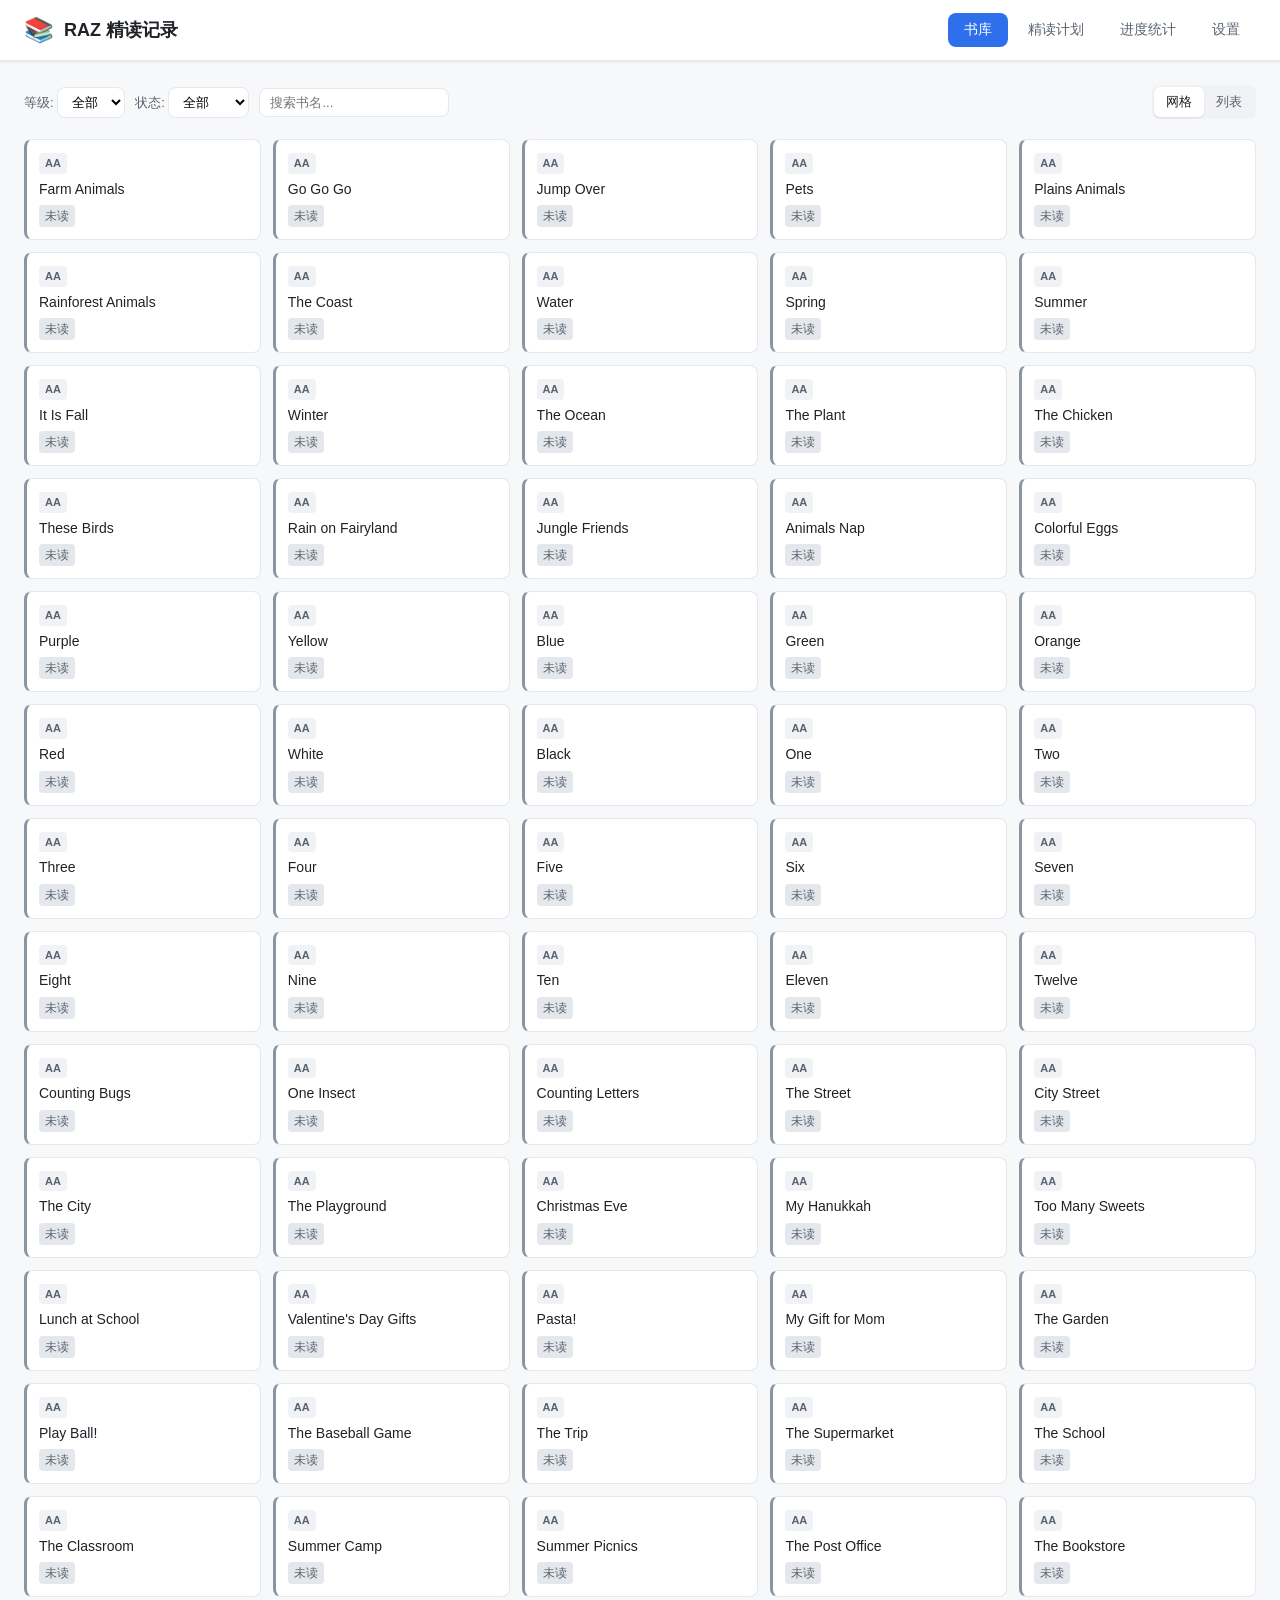
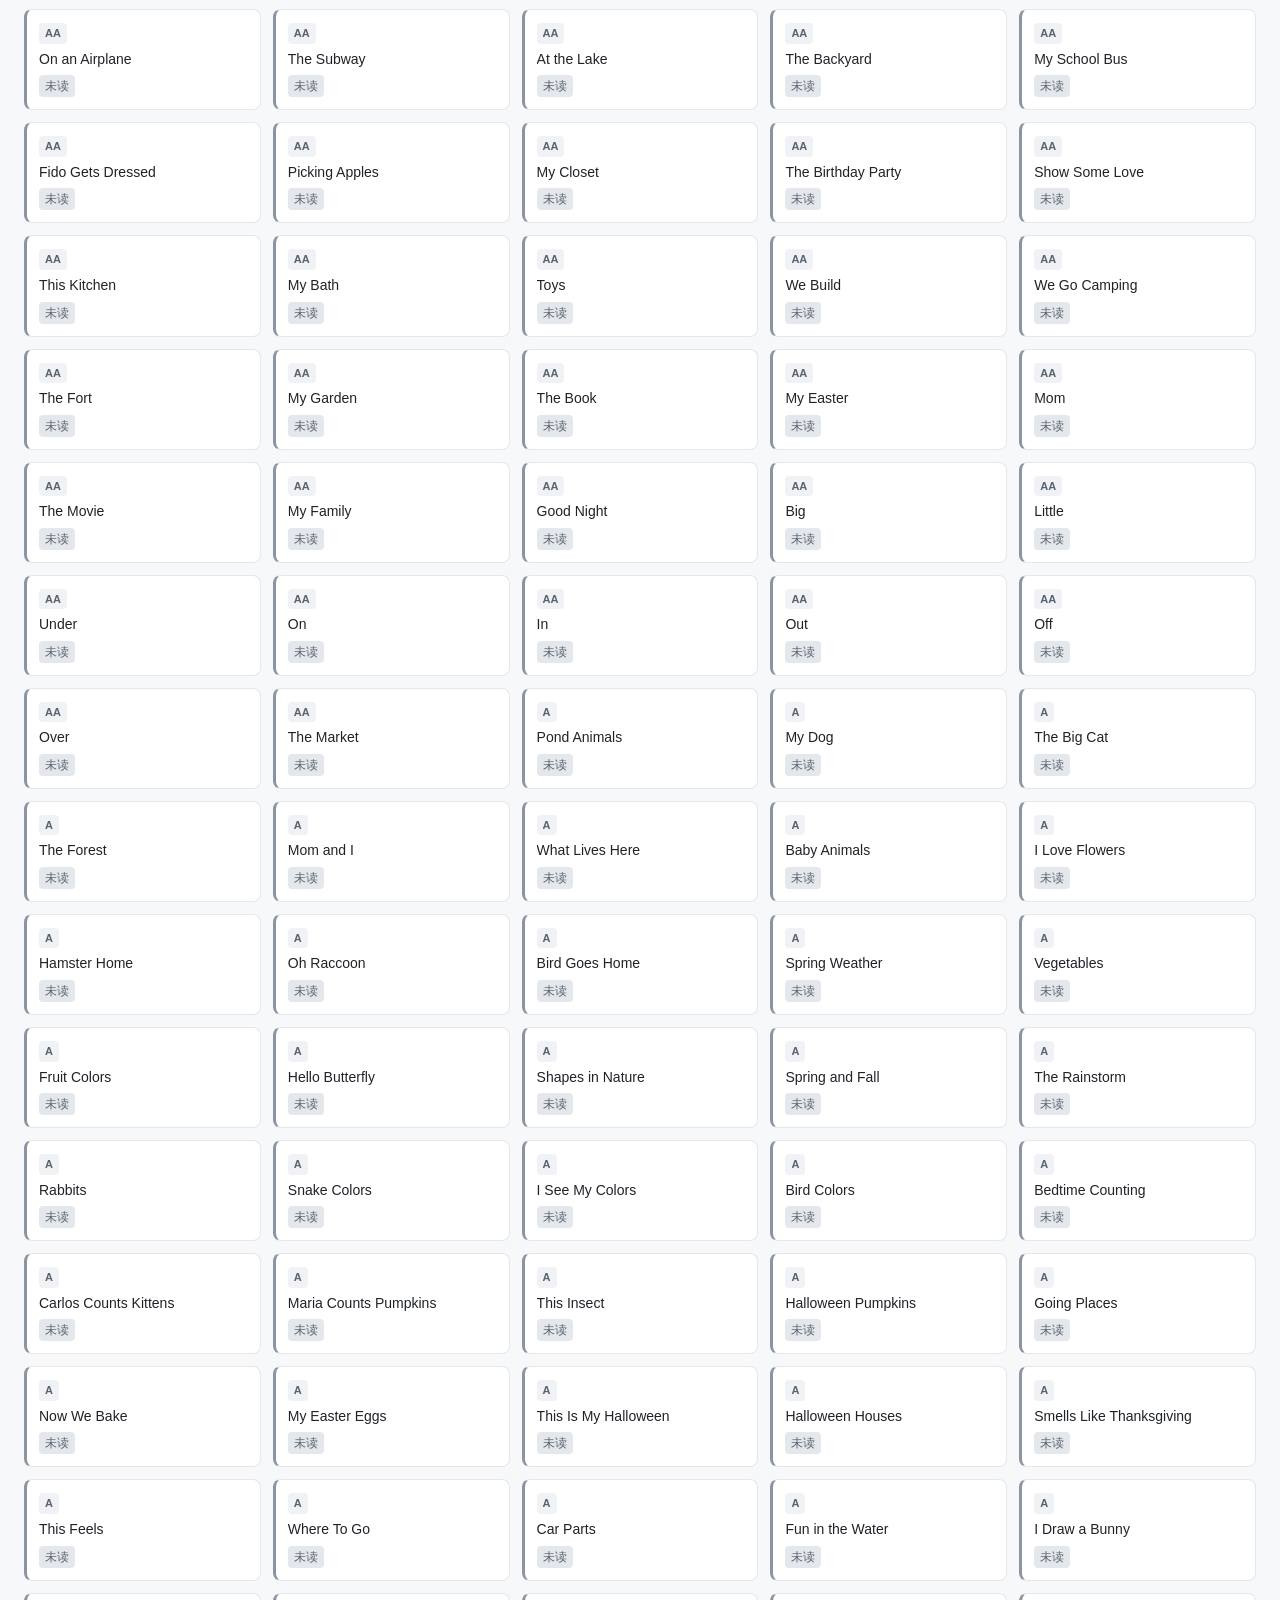
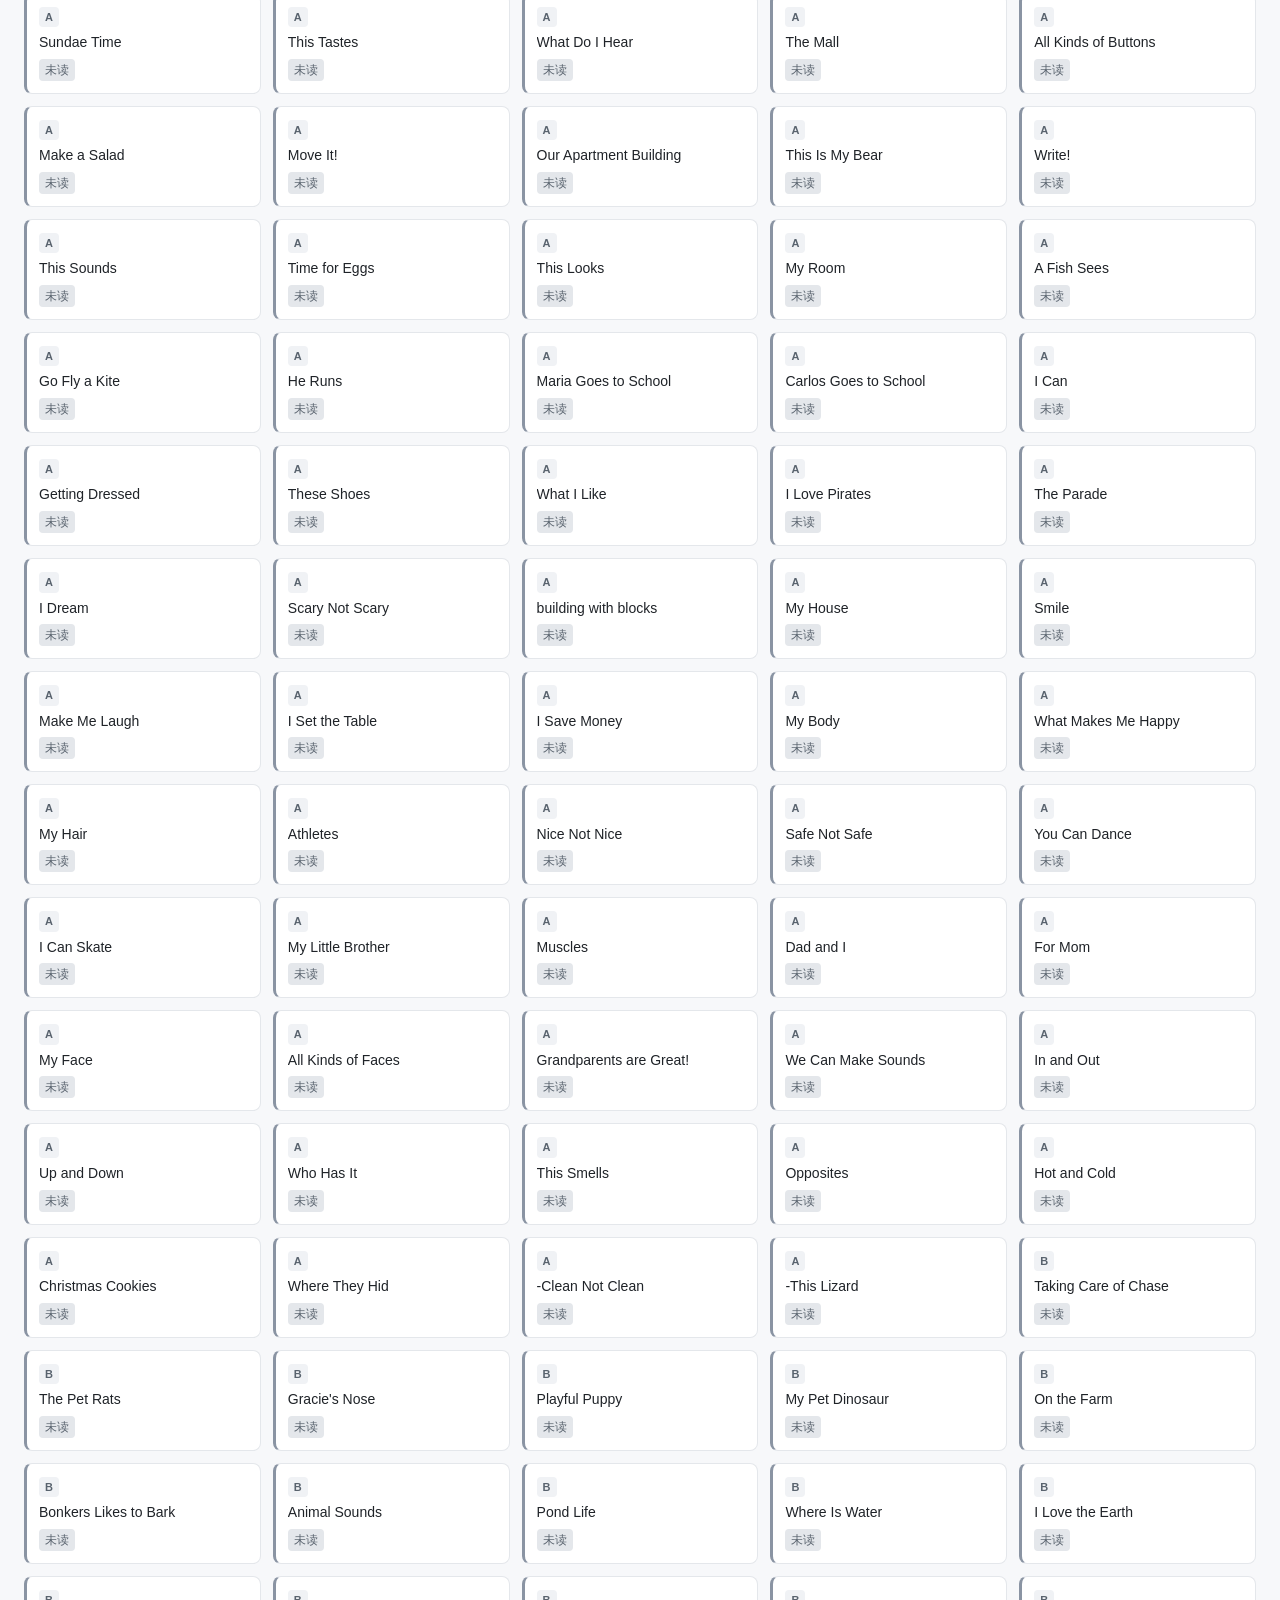
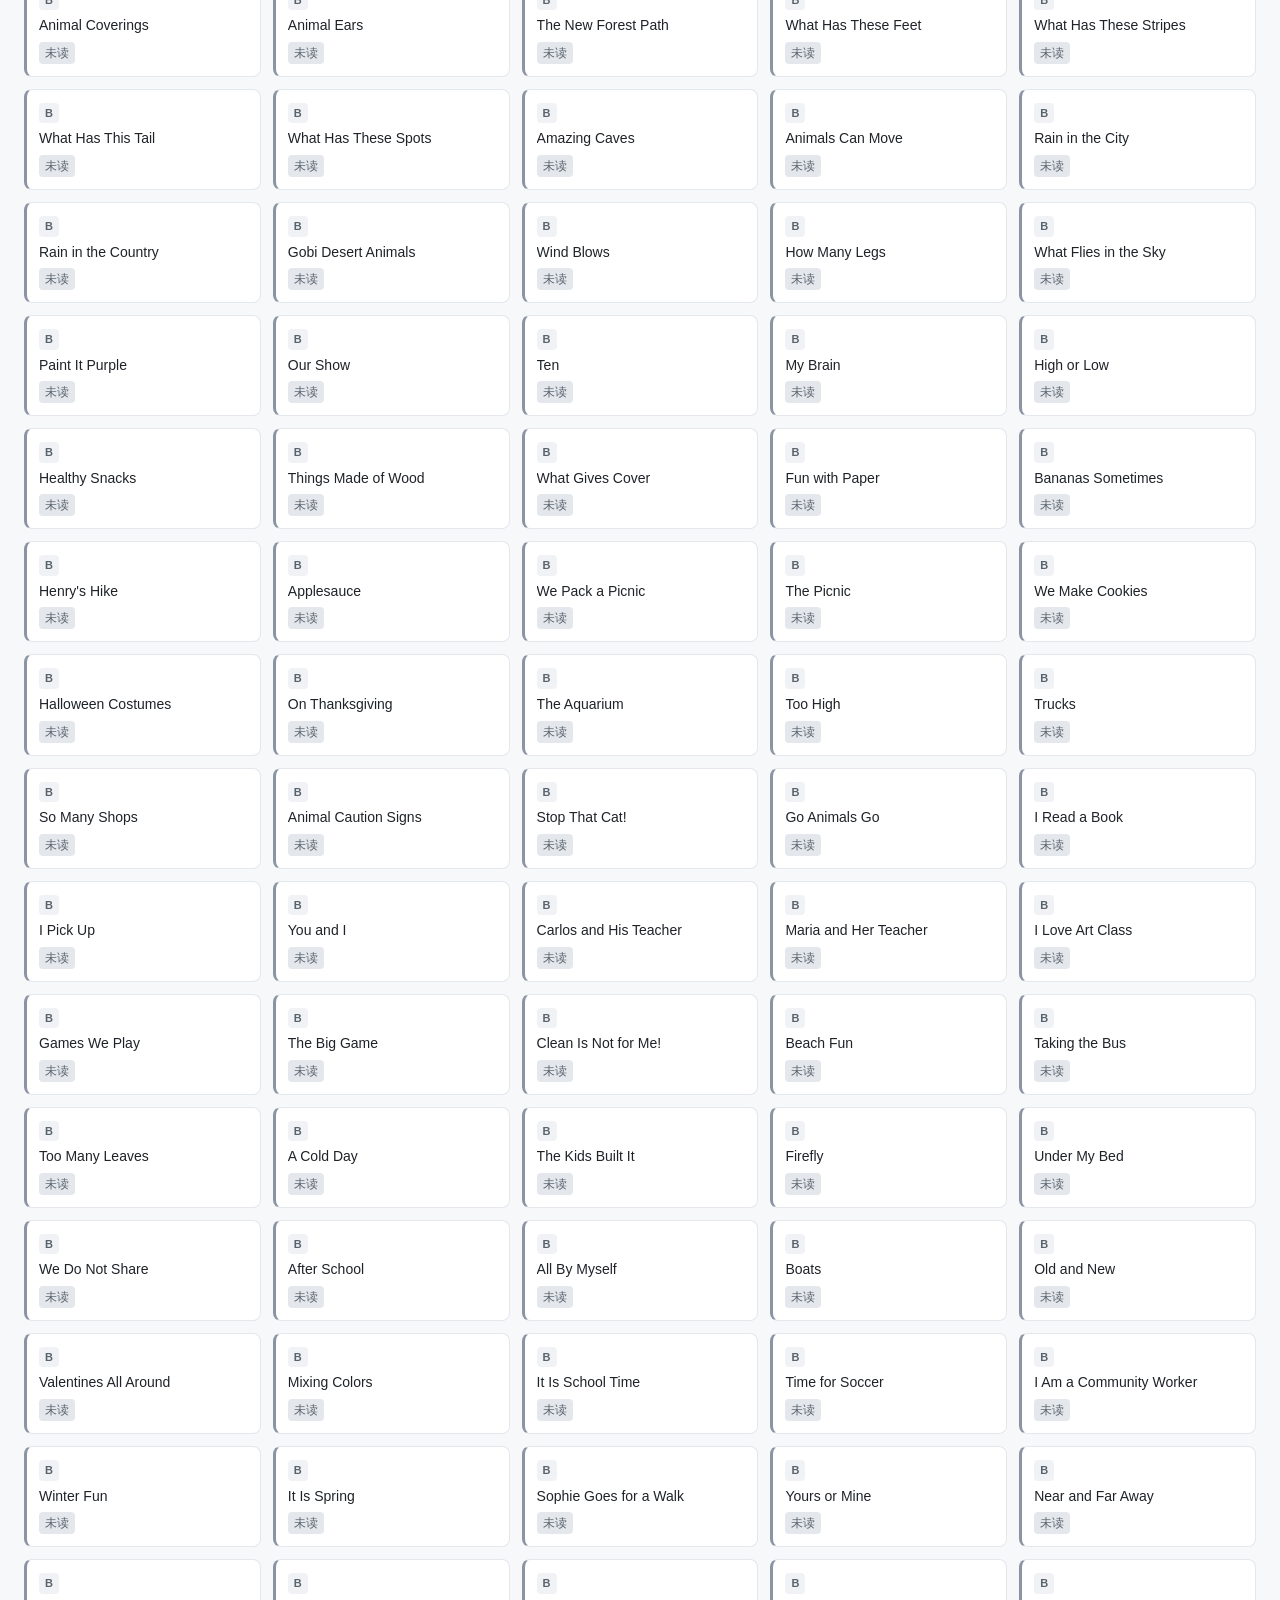
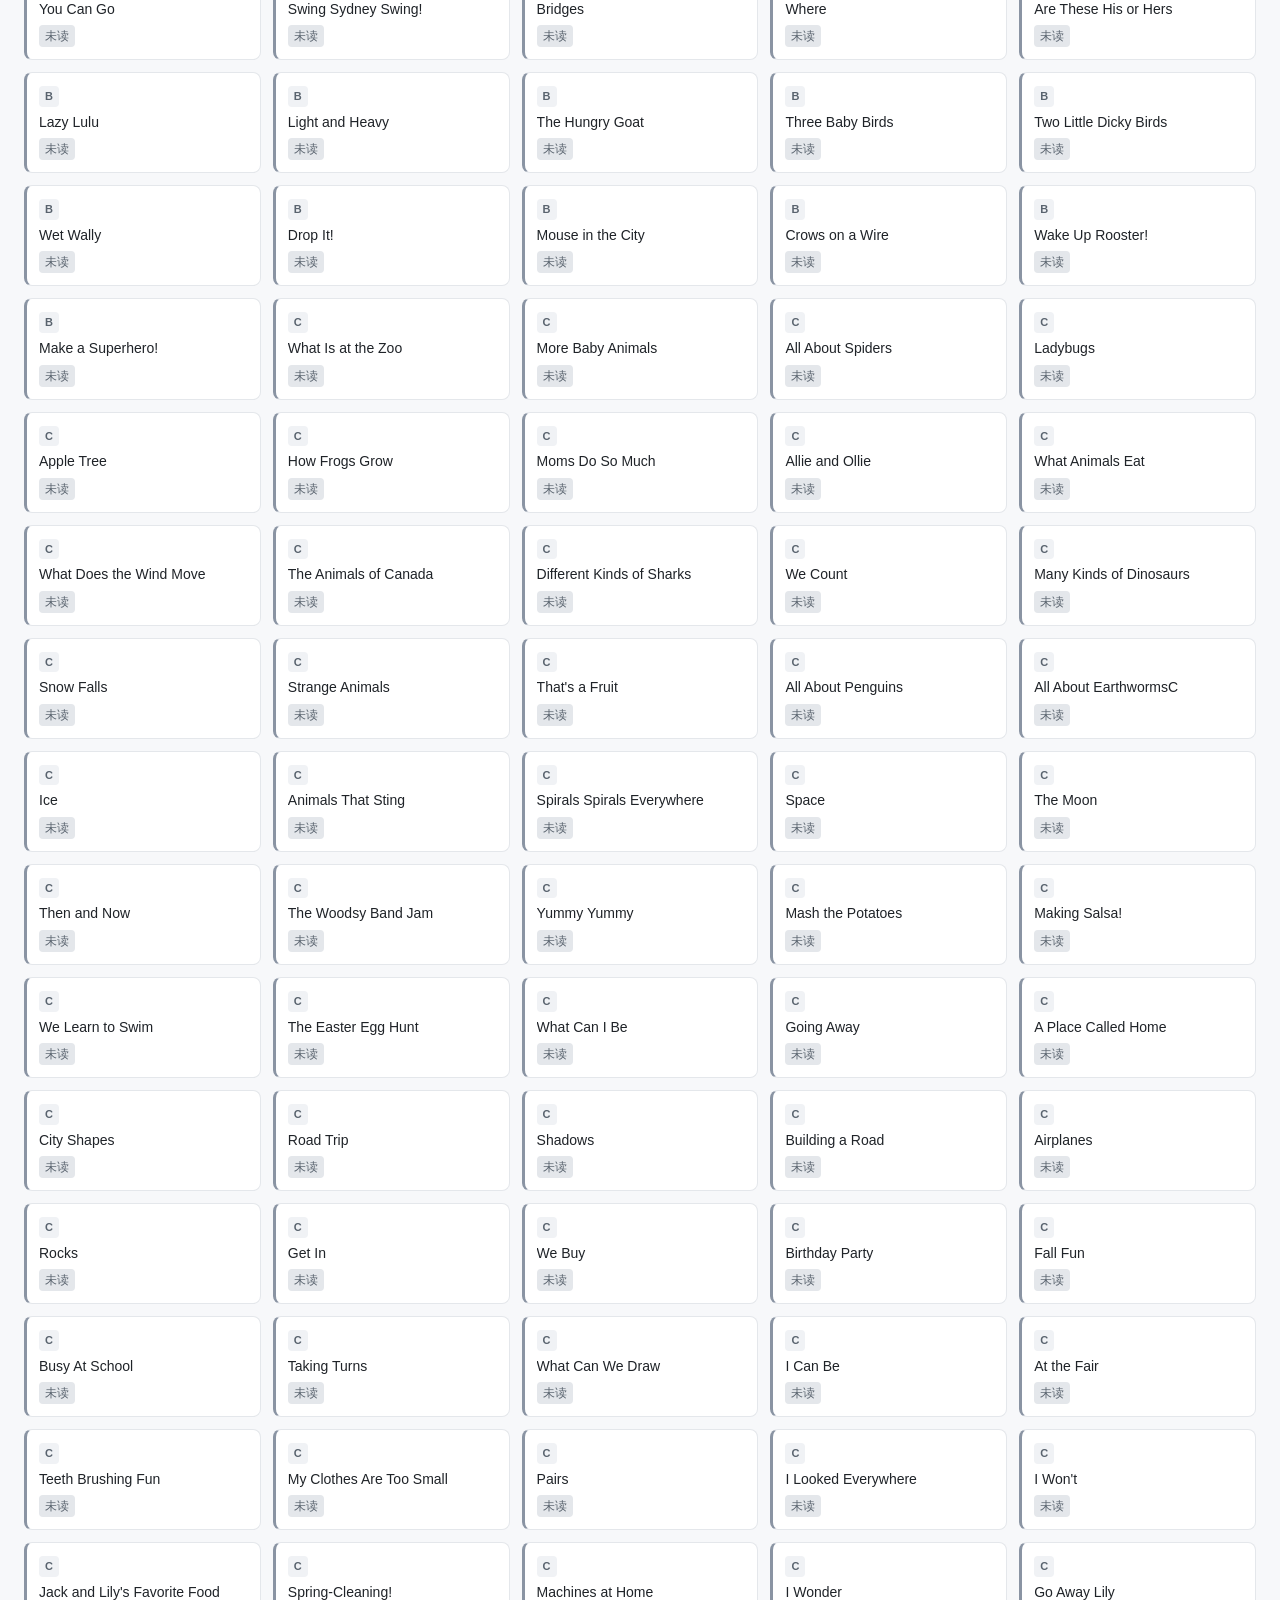
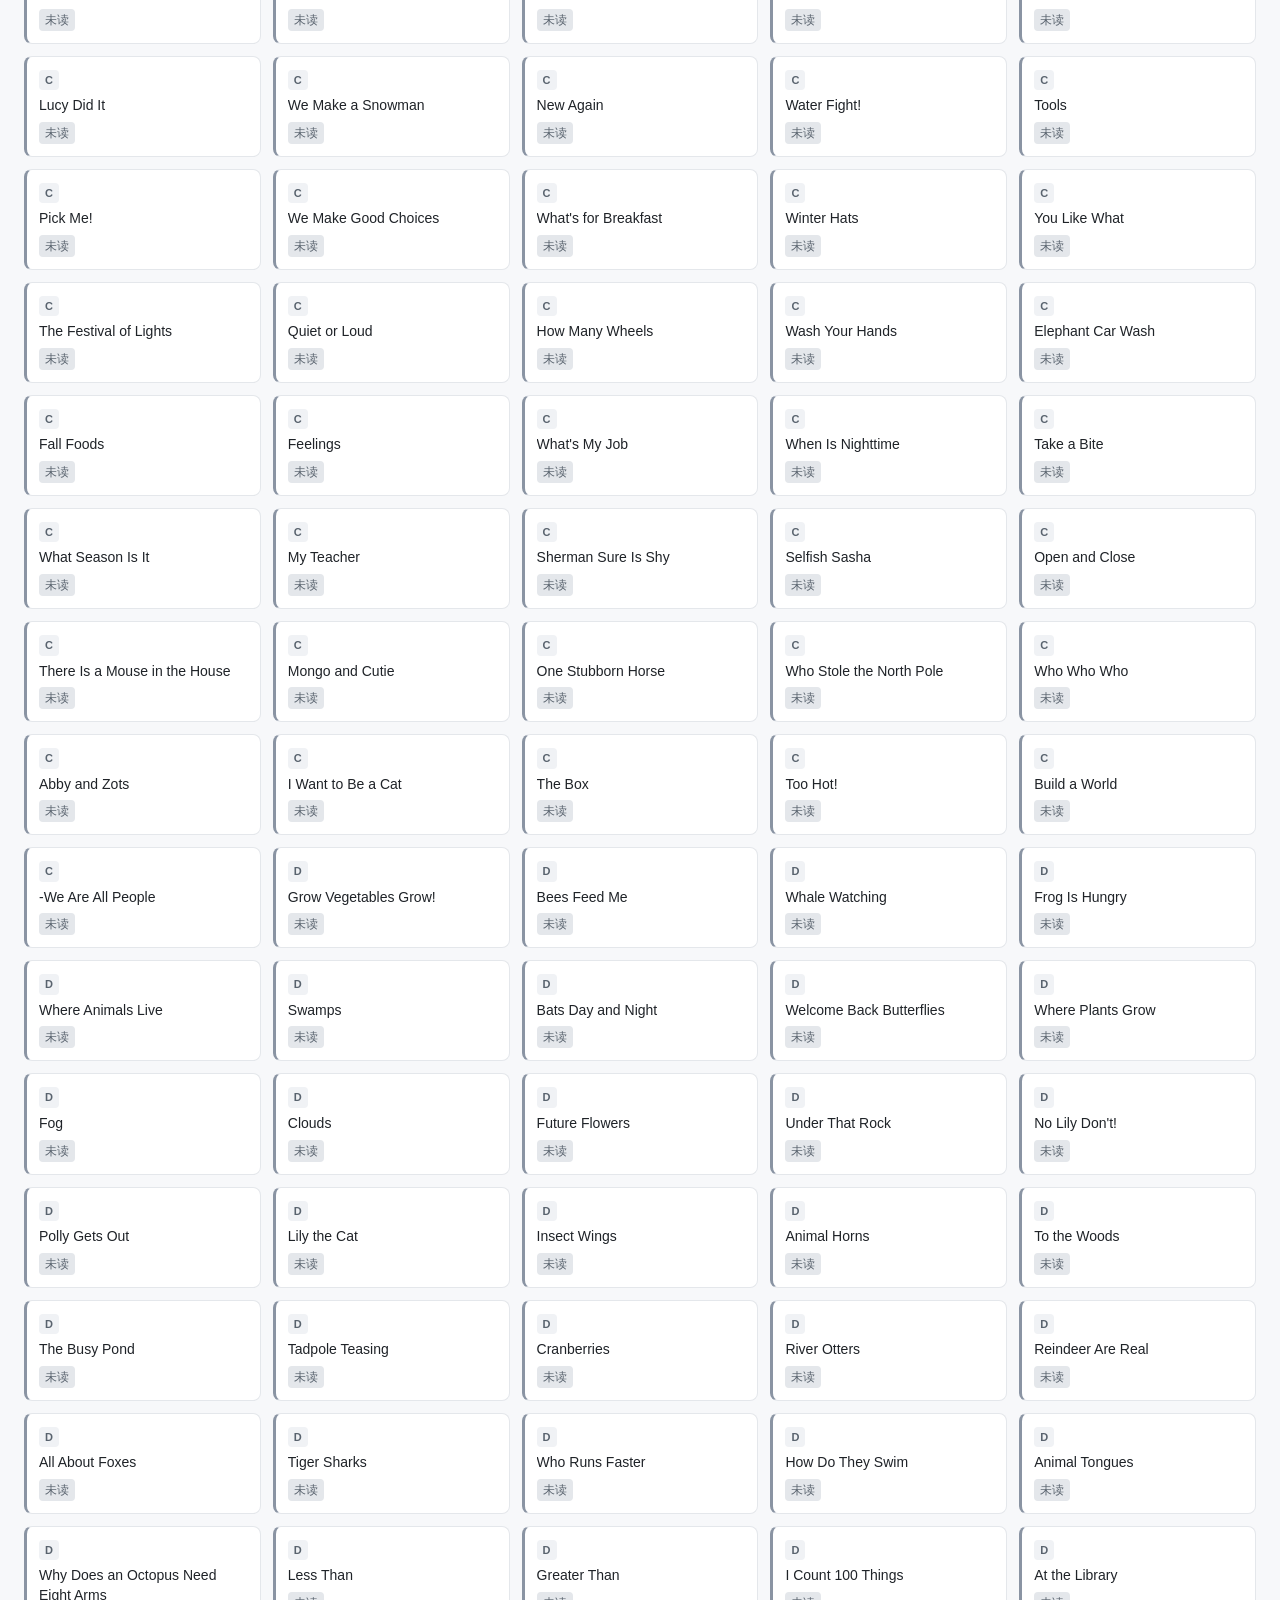
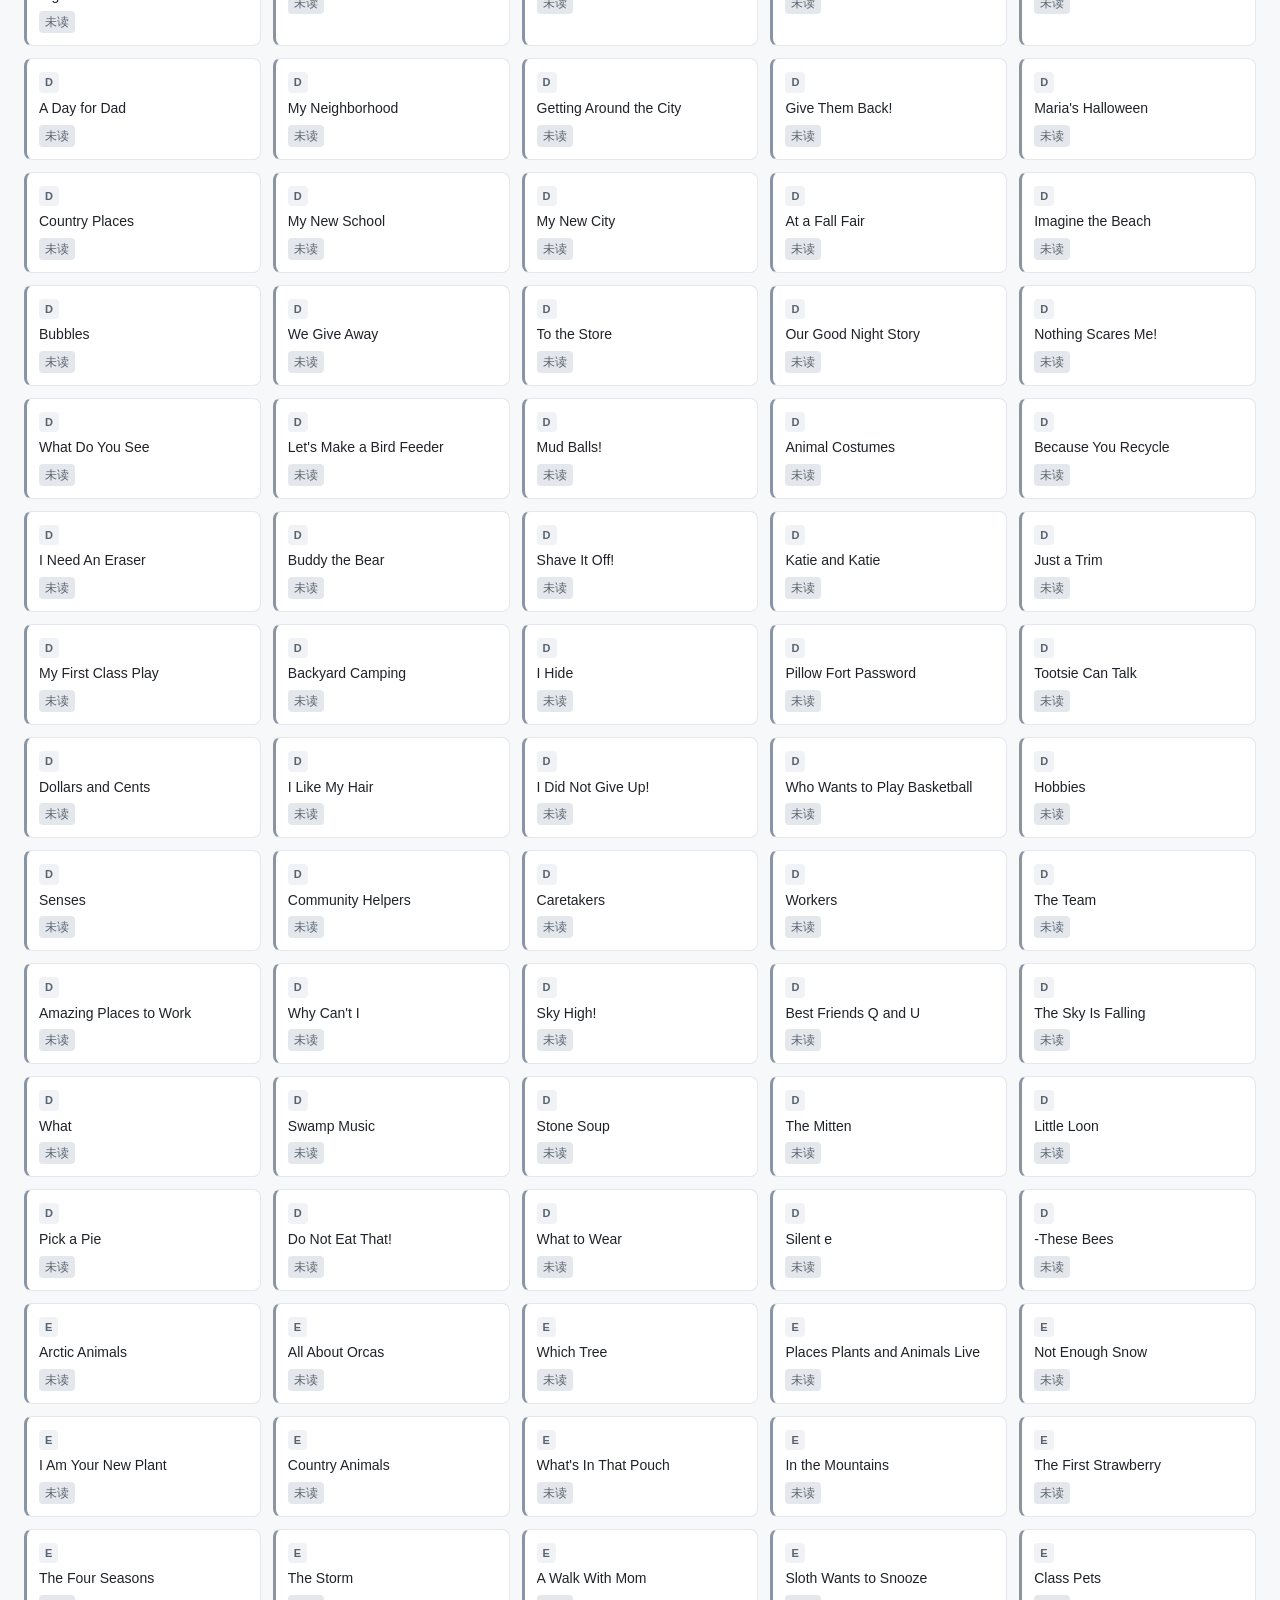
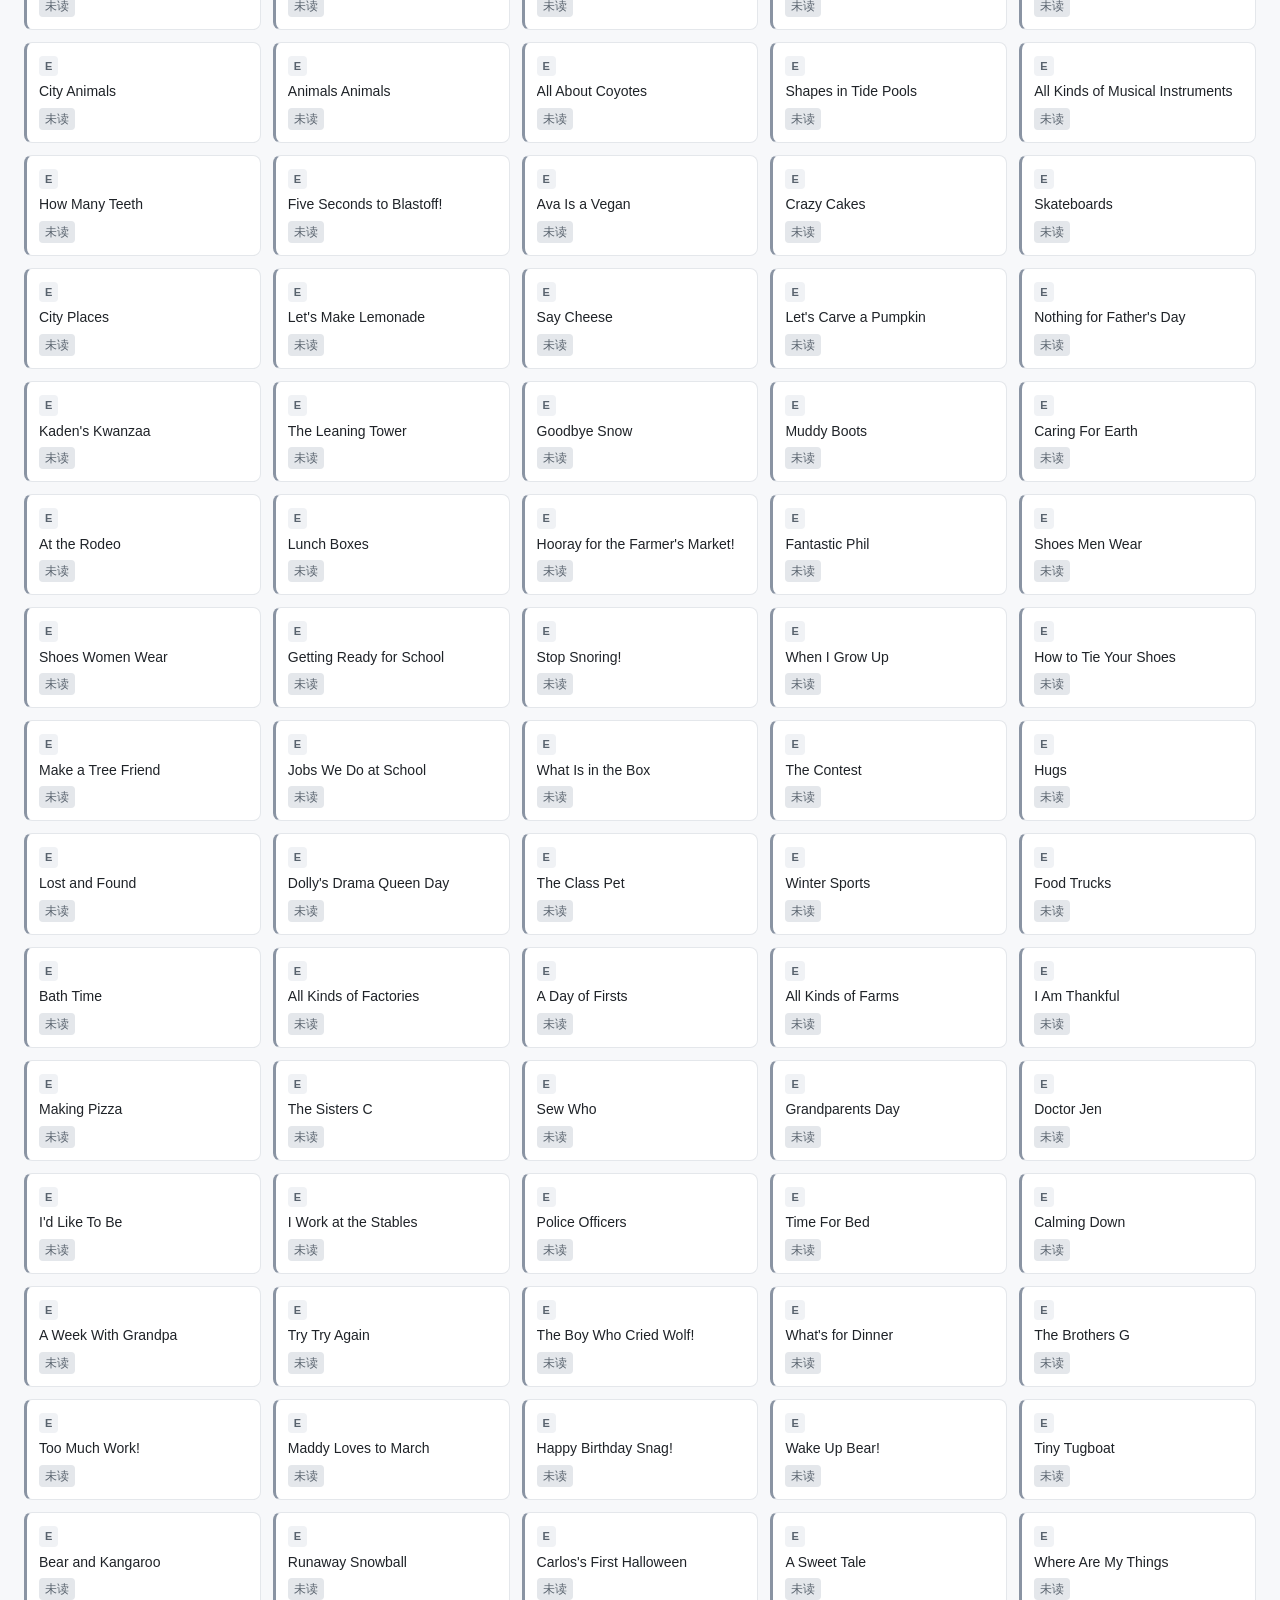
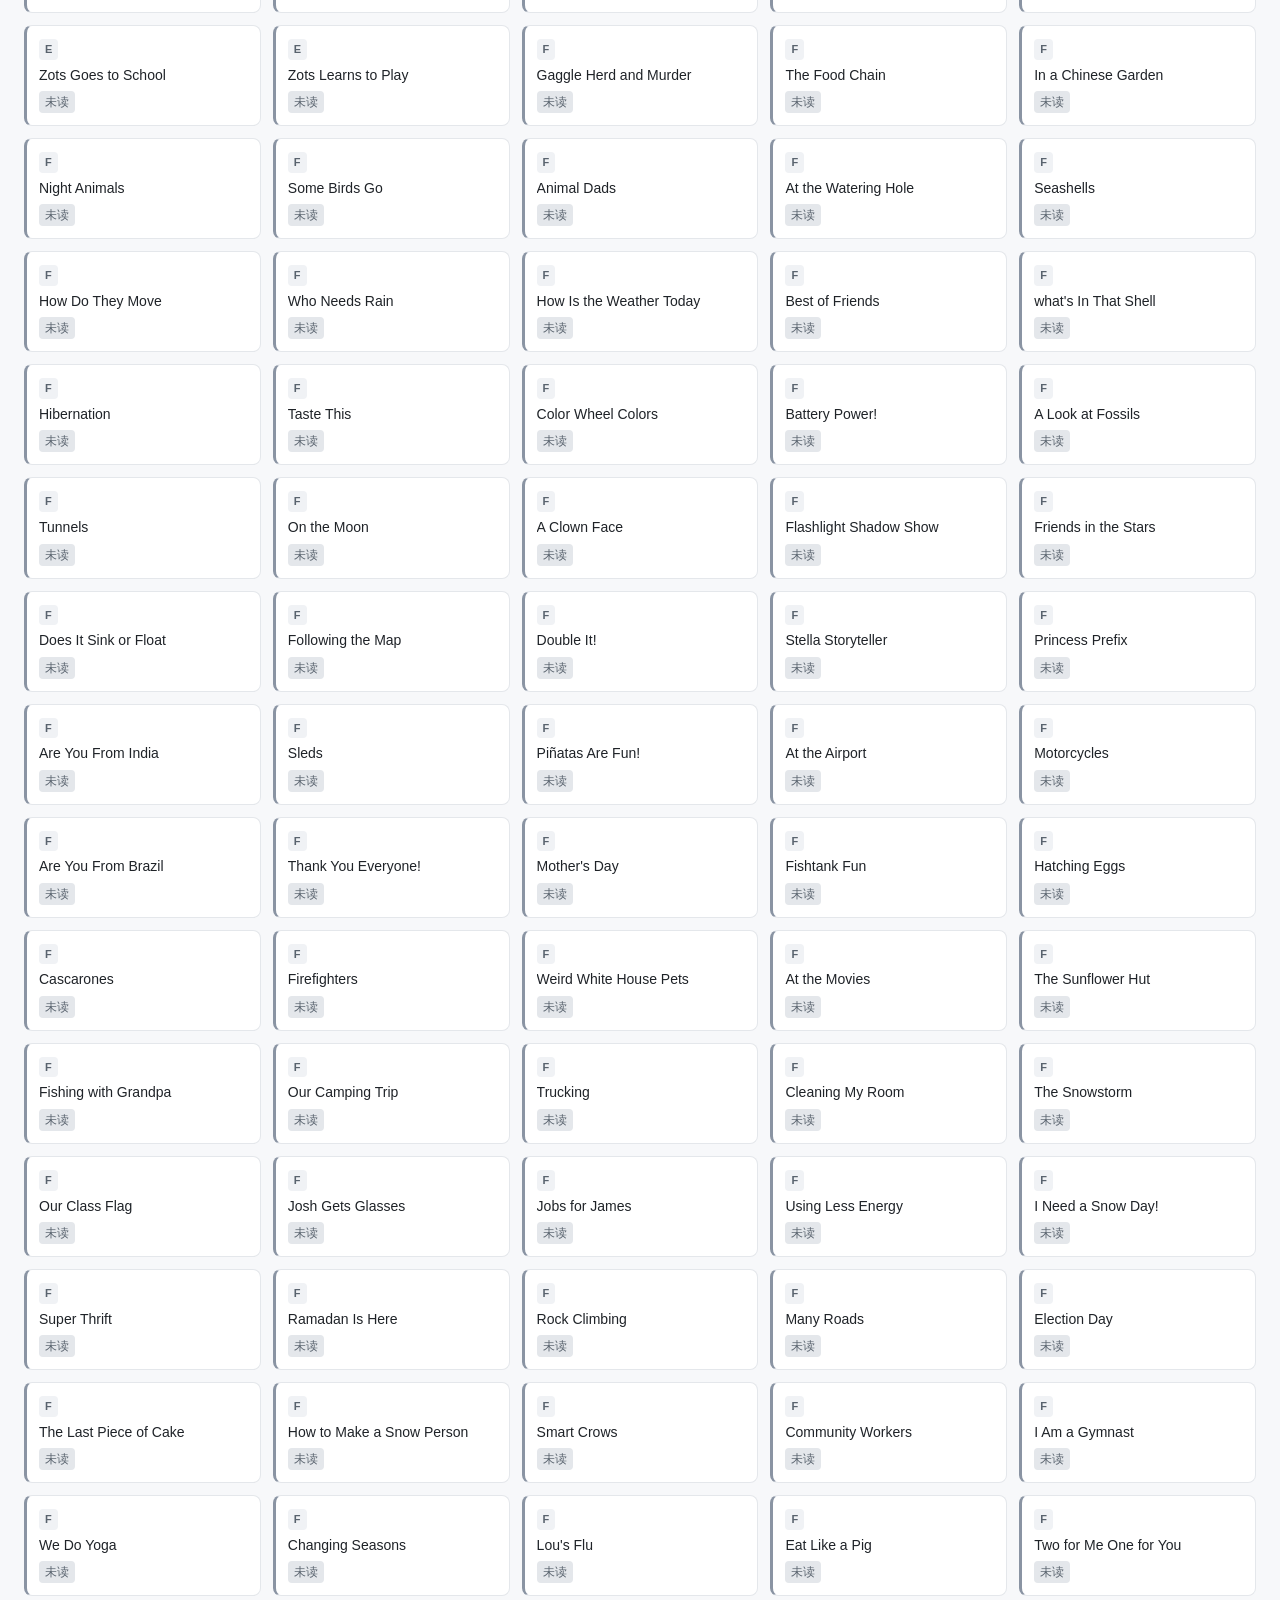
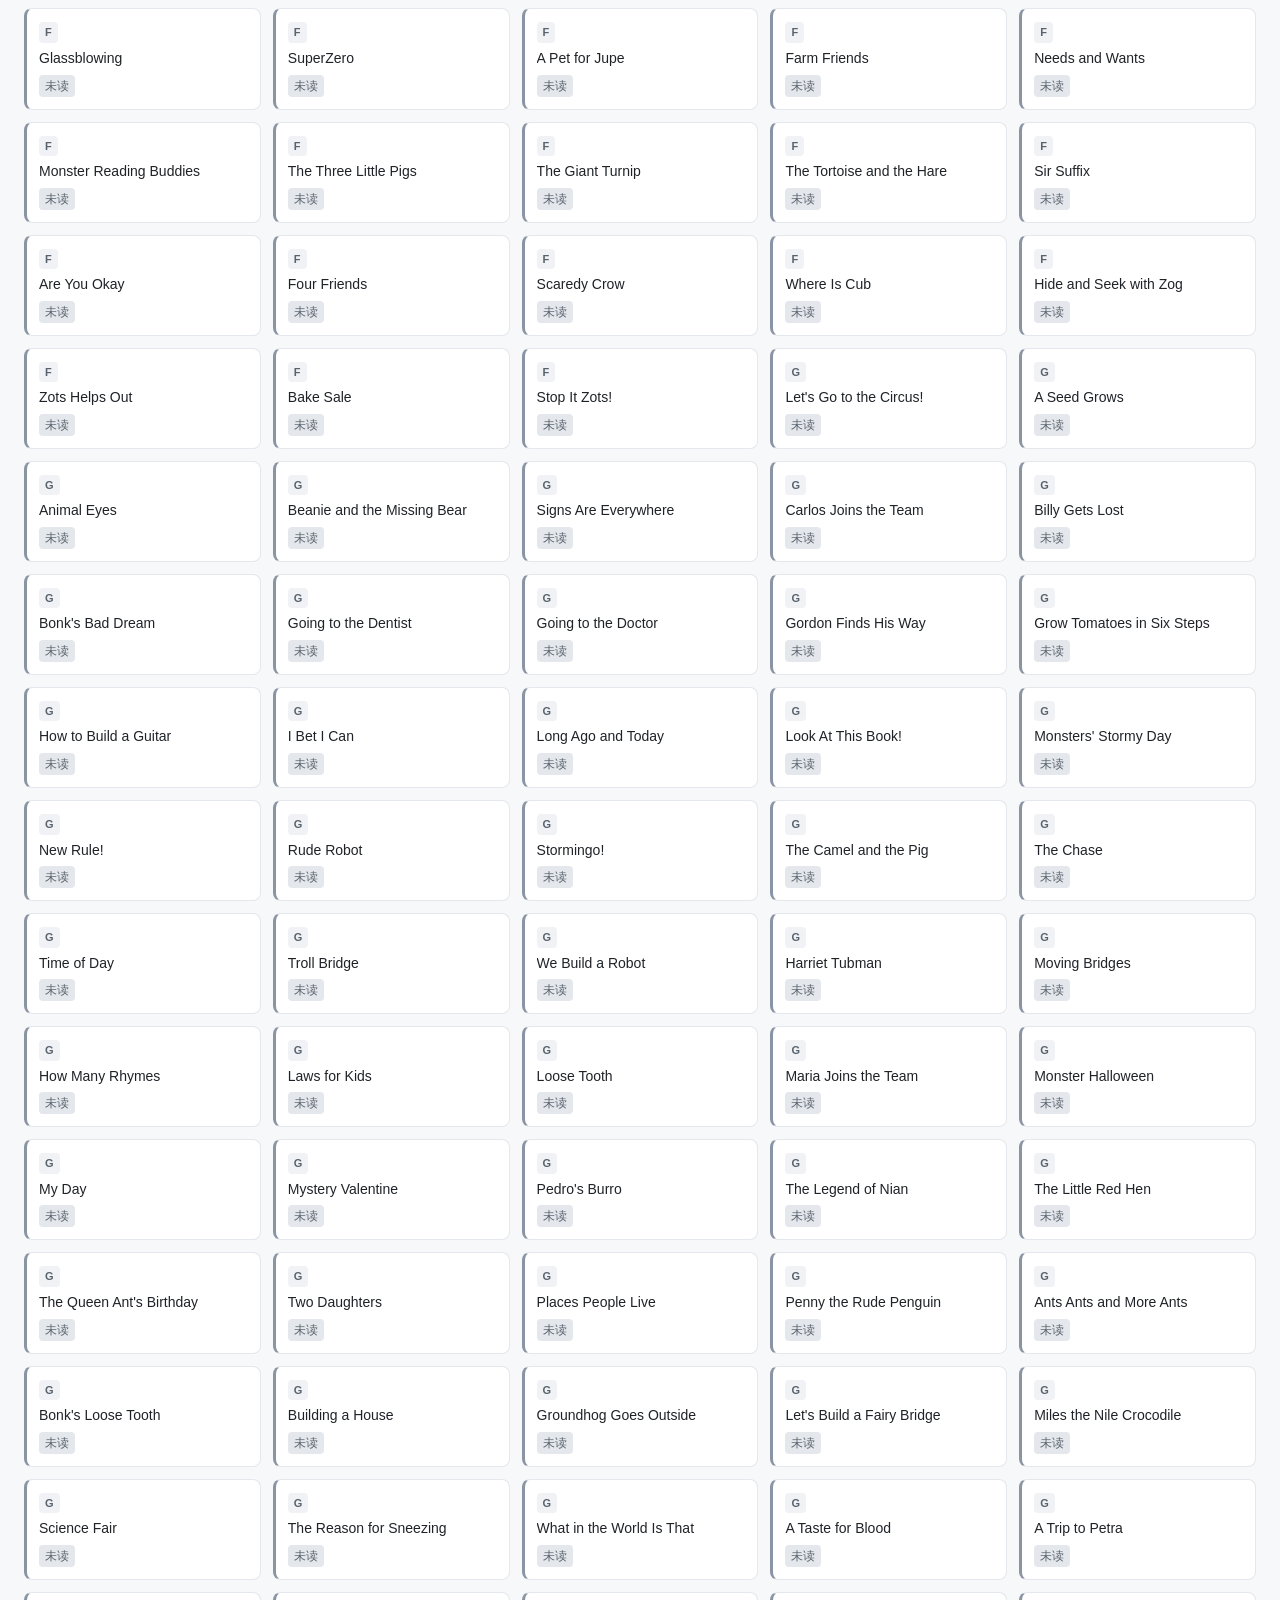
<file: index.html>
<!DOCTYPE html>
<html lang="zh-CN">
<head>
<meta charset="UTF-8">
<meta name="viewport" content="width=device-width, initial-scale=1.0">
<title>RAZ 精读记录</title>
<link rel="stylesheet" href="style.css?v=20260906">
</head>
<body class="library-page">
<div id="app">
  <header class="topbar">
    <div class="brand">
      <span class="logo">📚</span>
      <h1>RAZ 精读记录</h1>
    </div>
    <nav class="tabs">
      <button class="tab active" data-tab="library">书库</button>
      <button class="tab" data-tab="plan">精读计划</button>
      <button class="tab" data-tab="stats">进度统计</button>
      <button class="tab" data-tab="settings">设置</button>
    </nav>
  </header>

  <main>
    <!--  书库  -->
    <section class="view active" id="view-library">
      <div class="toolbar">
        <div class="filters">
          <label>等级:
            <select id="filter-level">
              <option value="all">全部</option>
            </select>
          </label>
          <label>状态:
            <select id="filter-status">
              <option value="all">全部</option>
              <option value="unread">未读</option>
              <option value="reading">进行中</option>
              <option value="done">已完成</option>
            </select>
          </label>
          <input type="text" id="search" placeholder="搜索书名..." />
        </div>
        <div class="view-mode">
          <button class="mode-btn active" data-mode="grid">网格</button>
          <button class="mode-btn" data-mode="list">列表</button>
        </div>
      </div>
      <div id="book-list" class="book-grid"></div>
    </section>

    <!--  精读计划  -->
    <section class="view" id="view-plan">
      <div class="plan-setup card">
        <h2>📅 计划设置</h2>
        <div class="plan-row">
          <label>每天新书:
            <input type="number" id="daily-target" min="1" max="20" value="3" />
            本
          </label>
          <label>每天复习:
            <input type="number" id="daily-review" min="0" max="20" value="2" />
            本
          </label>
          <label>每周阅读日:
            <div class="weekdays">
              <label><input type="checkbox" value="1" checked>一</label>
              <label><input type="checkbox" value="2" checked>二</label>
              <label><input type="checkbox" value="3" checked>三</label>
              <label><input type="checkbox" value="4" checked>四</label>
              <label><input type="checkbox" value="5" checked>五</label>
              <label><input type="checkbox" value="6">六</label>
              <label><input type="checkbox" value="0">日</label>
            </div>
          </label>
          <label>起始等级:
            <select id="start-level"></select>
          </label>
        </div>
        <div class="plan-row" style="margin-top:12px">
          <label>复习间隔(天):
            <input type="text" id="review-intervals" value="2 7 30" placeholder="如：2 7 30" style="width:120px" />
          </label>
          <span style="font-size:12px;color:var(--text-3)">看完一本书后，在第 2 / 7 / 30 天各安排一次复习</span>
          <span style="font-size:12px;color:var(--text-3)">计划将按 AA → A → B → C … 的顺序逐级推进，读完当前等级才进入下一等级</span>
          <button id="save-plan" class="btn primary">保存计划</button>
        </div>
      </div>

      <div class="plan-today card">
        <h2>🎯 今日学习（<span id="today-date"></span>）</h2>
        <div id="today-summary"></div>
        <div id="today-list"></div>
      </div>

      <div class="plan-grid-two">
        <div class="card">
          <h2>📆 学习日历</h2>
          <div id="calendar"></div>
          <div id="cal-detail"></div>
        </div>
        <div class="card">
          <h2>📈 进度与预测</h2>
          <div id="next-stage"></div>
        </div>
      </div>
    </section>

    <!--  统计  -->
    <section class="view" id="view-stats">
      <div class="stats-grid">
        <div class="stat-card">
          <div class="stat-value" id="stat-total">0</div>
          <div class="stat-label">总书数</div>
        </div>
        <div class="stat-card">
          <div class="stat-value" id="stat-done">0</div>
          <div class="stat-label">已完成</div>
        </div>
        <div class="stat-card">
          <div class="stat-value" id="stat-rate">0%</div>
          <div class="stat-label">完成率</div>
        </div>
        <div class="stat-card">
          <div class="stat-value" id="stat-streak">0</div>
          <div class="stat-label">连续天数</div>
        </div>
      </div>
      <div class="card">
        <h2>各等级进度</h2>
        <div id="level-progress"></div>
      </div>
      <div class="card">
        <h2>近期活动</h2>
        <div id="recent-activity"></div>
      </div>
    </section>

    <!--  设置  -->
    <section class="view" id="view-settings">
      <div class="card">
        <h2>💾 数据管理</h2>
        <p class="hint">所有进度数据保存在浏览器本地存储（localStorage）。建议定期导出备份。</p>
        <div class="btn-row">
          <button id="export-data" class="btn">📤 导出进度（JSON）</button>
          <button id="import-data" class="btn">📥 导入进度</button>
          <input type="file" id="import-file" accept=".json" hidden />
          <button id="reset-data" class="btn danger">🗑 重置所有进度</button>
        </div>
      </div>
      <div class="card">
        <h2>📂 书单导入</h2>
        <p class="hint">已自动扫描 <code id="book-count">0</code> 本。解压 J-Z2.zip 后点击重新扫描。</p>
        <div class="btn-row">
          <button id="rescan-books" class="btn">🔄 重新扫描视频文件</button>
          <button id="reload-books" class="btn">📋 加载书单（需服务文件访问）</button>
        </div>
      </div>
      <div class="card">
        <h2>👤 孩子信息</h2>
        <div class="plan-row">
          <label>名字: <input type="text" id="child-name" placeholder="小朋友名字" /></label>
          <label>开始日期: <input type="date" id="start-date" /></label>
          <button id="save-child" class="btn primary">保存</button>
        </div>
      </div>
    </section>
  </main>
</div>

<script src="app.js?v=20260906"></script>
<script>
  document.addEventListener('DOMContentLoaded', () => window.RAZ.initLibrary());
</script>
</body>
</html>
</file>
<file: style.css>
/* ===== RAZ 精读记录 - 样式 ===== */
* { box-sizing: border-box; margin: 0; padding: 0; }

:root {
  --bg: #f7f8fa;
  --surface: #ffffff;
  --surface-2: #f0f2f5;
  --border: #e4e7eb;
  --text: #1f2328;
  --text-2: #59636e;
  --text-3: #8a94a3;
  --primary: #2f6feb;
  --primary-hover: #1f5fdb;
  --success: #1f883d;
  --warning: #bf8700;
  --danger: #cf222e;
  --unread: #e4e7eb;
  --reading: #ddf4ff;
  --done: #dafbe1;
  --review: #fff8c5;
  --skipped: #ffebe9;
  --shadow: 0 1px 3px rgba(0,0,0,.06), 0 1px 2px rgba(0,0,0,.04);
  --shadow-lg: 0 10px 30px rgba(0,0,0,.1), 0 4px 8px rgba(0,0,0,.06);
  --radius: 8px;
  --radius-lg: 12px;
}

body {
  font-family: -apple-system, BlinkMacSystemFont, "Segoe UI", "PingFang SC", "Hiragino Sans GB", sans-serif;
  background: var(--bg);
  color: var(--text);
  font-size: 14px;
  line-height: 1.5;
  min-height: 100vh;
}

#app { display: flex; flex-direction: column; min-height: 100vh; }

/* ===== 顶部栏 ===== */
.topbar {
  background: var(--surface);
  border-bottom: 1px solid var(--border);
  padding: 12px 24px;
  display: flex;
  justify-content: space-between;
  align-items: center;
  position: sticky;
  top: 0;
  z-index: 100;
  box-shadow: var(--shadow);
}
.brand { display: flex; align-items: center; gap: 10px; }
.brand h1 { font-size: 18px; font-weight: 600; }
.logo { font-size: 24px; }

.tabs { display: flex; gap: 4px; }
.tab {
  background: transparent;
  border: none;
  padding: 8px 16px;
  border-radius: var(--radius);
  cursor: pointer;
  color: var(--text-2);
  font-size: 14px;
  font-weight: 500;
  transition: all .15s;
}
.tab:hover { background: var(--surface-2); color: var(--text); }
.tab.active { background: var(--primary); color: white; }

/* ===== 主区域 ===== */
main {
  flex: 1;
  padding: 24px;
  max-width: 1400px;
  margin: 0 auto;
  width: 100%;
}

.view { display: none; }
.view.active { display: block; }

/* ===== 卡片 ===== */
.card {
  background: var(--surface);
  border: 1px solid var(--border);
  border-radius: var(--radius-lg);
  padding: 20px;
  margin-bottom: 16px;
  box-shadow: var(--shadow);
}
.card h2 { font-size: 16px; font-weight: 600; margin-bottom: 16px; }

/* ===== 工具栏 ===== */
.toolbar {
  display: flex;
  justify-content: space-between;
  align-items: center;
  margin-bottom: 20px;
  flex-wrap: wrap;
  gap: 12px;
}
.filters { display: flex; gap: 10px; align-items: center; flex-wrap: wrap; }
.filters label { color: var(--text-2); font-size: 13px; }
.filters select, .filters input {
  padding: 6px 10px;
  border: 1px solid var(--border);
  border-radius: var(--radius);
  background: var(--surface);
  font-size: 13px;
}
.filters input[type="text"] { min-width: 180px; }

.view-mode { display: flex; background: var(--surface-2); border-radius: var(--radius); padding: 2px; }
.mode-btn {
  background: transparent;
  border: none;
  padding: 6px 12px;
  border-radius: 6px;
  cursor: pointer;
  font-size: 13px;
  color: var(--text-2);
}
.mode-btn.active { background: var(--surface); color: var(--text); box-shadow: var(--shadow); }

/* ===== 书库网格 ===== */
.book-grid {
  display: grid;
  grid-template-columns: repeat(auto-fill, minmax(220px, 1fr));
  gap: 12px;
}
.book-grid.list { display: block; }

.book-card {
  background: var(--surface);
  border: 1px solid var(--border);
  border-radius: var(--radius);
  padding: 12px;
  cursor: pointer;
  transition: all .15s;
  position: relative;
  overflow: hidden;
  display: block;
  text-decoration: none;
  color: inherit;
}
.book-card:hover {
  border-color: var(--primary);
  transform: translateY(-1px);
  box-shadow: var(--shadow);
}
.book-card.unread { border-left: 3px solid var(--text-3); }
.book-card.reading { border-left: 3px solid var(--primary); }
.book-card.done { border-left: 3px solid var(--success); }

.book-level {
  display: inline-block;
  font-size: 11px;
  font-weight: 600;
  padding: 2px 6px;
  border-radius: 4px;
  background: var(--surface-2);
  color: var(--text-2);
  margin-bottom: 6px;
}
.book-title {
  font-weight: 500;
  font-size: 14px;
  line-height: 1.4;
  margin-bottom: 6px;
  display: -webkit-box;
  -webkit-line-clamp: 2;
  -webkit-box-orient: vertical;
  overflow: hidden;
}
.book-meta {
  font-size: 12px;
  color: var(--text-3);
  display: flex;
  justify-content: space-between;
  align-items: center;
}
.book-meta .stars { color: var(--warning); letter-spacing: -1px; }

.book-grid.list .book-card {
  padding: 10px 14px;
}
.book-grid.list .book-title { margin: 0; -webkit-line-clamp: 1; }

/* ===== 状态徽章 ===== */
.status {
  display: inline-block;
  font-size: 11px;
  padding: 2px 6px;
  border-radius: 4px;
  font-weight: 500;
}
.status.unread { background: var(--unread); color: var(--text-2); }
.status.reading { background: var(--reading); color: var(--primary); }
.status.done { background: var(--done); color: var(--success); }

.status-text {
  font-size: 12px;
  padding: 2px 6px;
  border-radius: 4px;
  font-weight: 500;
}

/* ===== 按钮 ===== */
.btn {
  background: var(--surface);
  border: 1px solid var(--border);
  padding: 8px 14px;
  border-radius: var(--radius);
  cursor: pointer;
  font-size: 13px;
  color: var(--text);
  transition: all .15s;
  font-weight: 500;
}
.btn:hover { background: var(--surface-2); border-color: var(--text-3); }
.btn.primary { background: var(--primary); border-color: var(--primary); color: white; }
.btn.primary:hover { background: var(--primary-hover); border-color: var(--primary-hover); }
.btn.danger { color: var(--danger); border-color: var(--danger); }
.btn.danger:hover { background: var(--danger); color: white; }
.btn-row { display: flex; gap: 10px; flex-wrap: wrap; }

/* ===== 表单 ===== */
.form-row {
  display: flex;
  align-items: center;
  gap: 10px;
  margin-bottom: 14px;
  flex-wrap: wrap;
}
.form-row.full { flex-direction: column; align-items: stretch; }
.form-row label { min-width: 80px; color: var(--text-2); font-size: 13px; }
.form-row input, .form-row select, .form-row textarea {
  padding: 7px 10px;
  border: 1px solid var(--border);
  border-radius: var(--radius);
  font-size: 13px;
  background: var(--surface);
  font-family: inherit;
  flex: 1;
}
.form-row textarea { resize: vertical; }
.form-row input[type="range"] { flex: 1; max-width: 300px; }

.plan-row {
  display: flex;
  gap: 20px;
  align-items: center;
  flex-wrap: wrap;
}
.plan-row label { display: flex; align-items: center; gap: 6px; font-size: 13px; color: var(--text-2); }
.plan-row input, .plan-row select {
  padding: 7px 10px;
  border: 1px solid var(--border);
  border-radius: var(--radius);
  font-size: 13px;
  background: var(--surface);
}

.weekdays { display: flex; gap: 6px; }
.weekdays label { display: flex; align-items: center; gap: 3px; cursor: pointer; }

/* ===== 统计 ===== */
.stats-grid {
  display: grid;
  grid-template-columns: repeat(auto-fit, minmax(160px, 1fr));
  gap: 16px;
  margin-bottom: 16px;
}
.stat-card {
  background: var(--surface);
  border: 1px solid var(--border);
  border-radius: var(--radius-lg);
  padding: 20px;
  text-align: center;
  box-shadow: var(--shadow);
}
.stat-value {
  font-size: 28px;
  font-weight: 700;
  color: var(--primary);
  margin-bottom: 4px;
}
.stat-label { color: var(--text-2); font-size: 13px; }

.level-row {
  display: grid;
  grid-template-columns: 40px 1fr 50px;
  gap: 10px;
  align-items: center;
  padding: 6px 0;
  font-size: 13px;
}
.level-row .name { font-weight: 600; }
.level-row .count { color: var(--text-3); font-size: 12px; text-align: right; }
.progress-bar {
  height: 8px;
  background: var(--surface-2);
  border-radius: 4px;
  overflow: hidden;
  position: relative;
}
.progress-bar .fill {
  height: 100%;
  background: var(--primary);
  transition: width .3s;
}
.progress-bar .fill.done { background: var(--success); }

/* ===== 计划页 ===== */
.plan-grid-two {
  display: grid;
  grid-template-columns: 1fr 1fr;
  gap: 16px;
  align-items: start;
}
.plan-grid-two .card { margin-bottom: 0; }

/* 今日任务摘要 */
.today-summary { display: flex; gap: 12px; margin-bottom: 12px; }
.ts-item {
  flex: 1;
  display: flex;
  justify-content: space-between;
  align-items: center;
  gap: 8px;
  padding: 10px 14px;
  background: var(--surface-2);
  border: 1px solid var(--border);
  border-radius: var(--radius);
}
.ts-item.ok { background: var(--done); border-color: var(--success); }
.ts-name { font-weight: 600; font-size: 13px; }
.ts-count { font-size: 15px; font-weight: 700; color: var(--text-2); }
.ts-item.ok .ts-count { color: var(--success); }
.today-rest {
  color: var(--text-2);
  padding: 12px;
  background: var(--reading);
  border-radius: var(--radius);
  text-align: center;
}
.today-tip { color: var(--text-3); font-size: 12px; padding: 4px 0 10px; }
.today-done {
  color: var(--success);
  background: var(--done);
  padding: 16px;
  border-radius: var(--radius);
  text-align: center;
  font-weight: 600;
}

/* 任务组 */
.task-group { margin-bottom: 14px; }
.task-group:last-child { margin-bottom: 0; }
.task-group-head {
  display: flex;
  justify-content: space-between;
  align-items: center;
  font-weight: 600;
  font-size: 14px;
  margin-bottom: 8px;
}
.tg-count { font-size: 12px; font-weight: 500; color: var(--text-3); }
.task-item {
  display: flex;
  align-items: center;
  gap: 10px;
  padding: 9px 12px;
  border: 1px solid var(--border);
  border-radius: var(--radius);
  margin-bottom: 6px;
  text-decoration: none;
  color: var(--text);
  background: var(--surface);
  transition: all .15s;
}
.task-item.todo:hover { border-color: var(--primary); background: var(--reading); }
.task-item.done { opacity: .6; background: var(--surface-2); }
.task-title { flex: 1; font-size: 13px; overflow: hidden; text-overflow: ellipsis; white-space: nowrap; }
.task-check { color: var(--success); font-size: 12px; }
.task-go { color: var(--primary); font-size: 12px; font-weight: 500; }
.tg-empty { color: var(--text-3); font-size: 12px; padding: 6px 0; }

/* 学习日历 */
.cal-head {
  display: flex;
  align-items: center;
  gap: 8px;
  margin-bottom: 10px;
}
.cal-nav {
  width: 28px; height: 28px;
  border: 1px solid var(--border);
  background: var(--surface);
  border-radius: var(--radius);
  cursor: pointer;
  font-size: 16px;
  color: var(--text-2);
  line-height: 1;
}
.cal-nav:hover { background: var(--surface-2); }
.cal-title { font-weight: 600; font-size: 14px; flex: 1; }
.cal-met { font-size: 12px; color: var(--success); }
.cal-grid {
  display: grid;
  grid-template-columns: repeat(7, 1fr);
  gap: 4px;
}
.cal-dow {
  text-align: center;
  font-size: 11px;
  color: var(--text-3);
  padding: 4px 0;
}
.cal-cell {
  position: relative;
  min-height: 46px;
  border: 1px solid var(--border);
  border-radius: 6px;
  padding: 4px;
  cursor: pointer;
  background: var(--surface);
  transition: all .12s;
  display: flex;
  flex-direction: column;
  justify-content: space-between;
  text-align: left;
}
.cal-cell:hover { border-color: var(--primary); }
.cal-cell.dim { opacity: .35; }
.cal-cell.read { background: var(--reading); border-color: #99c9f0; }
.cal-cell.met { background: var(--done); border-color: var(--success); }
.cal-cell.today { outline: 2px solid var(--primary); outline-offset: 1px; }
.cal-day { font-size: 12px; font-weight: 600; }
.cal-count { font-size: 11px; color: var(--primary); font-weight: 600; text-align: right; }
.cal-cell.met .cal-count { color: var(--success); }

.cal-detail {
  margin-top: 12px;
  padding: 12px;
  background: var(--surface-2);
  border-radius: var(--radius);
  font-size: 13px;
}
.cal-detail-head { font-weight: 600; margin-bottom: 8px; font-size: 12px; color: var(--text-2); }
.cal-book {
  display: block;
  text-decoration: none;
  color: var(--text);
  padding: 4px 0;
  font-size: 13px;
}
.cal-book:hover { color: var(--primary); }

/* 里程碑 */
.milestone { display: flex; flex-direction: column; gap: 16px; }
.ms-block { }
.ms-row {
  display: flex;
  justify-content: space-between;
  align-items: baseline;
  margin-bottom: 6px;
}
.ms-name { font-size: 13px; color: var(--text-2); }
.ms-name strong { font-size: 16px; color: var(--text); margin-left: 4px; }
.ms-count { font-size: 13px; font-weight: 600; color: var(--text-2); }
.ms-sub { font-size: 12px; color: var(--text-3); margin-top: 8px; }
.ms-sub strong { color: var(--primary); }
.ms-rate { padding-top: 12px; border-top: 1px dashed var(--border); }

.hint { color: var(--text-2); font-size: 13px; margin-bottom: 12px; }
.hint code {
  background: var(--surface-2);
  padding: 2px 6px;
  border-radius: 3px;
  font-size: 12px;
}

/* ===== 弹窗 ===== */
.modal {
  position: fixed;
  inset: 0;
  background: rgba(0,0,0,.4);
  display: flex;
  justify-content: center;
  align-items: center;
  z-index: 1000;
  padding: 20px;
}
.modal.hidden { display: none; }
.modal-content {
  background: var(--surface);
  border-radius: var(--radius-lg);
  width: 100%;
  max-width: 600px;
  max-height: 90vh;
  display: flex;
  flex-direction: column;
  box-shadow: var(--shadow-lg);
}
.modal-header {
  padding: 16px 20px;
  border-bottom: 1px solid var(--border);
  display: flex;
  justify-content: space-between;
  align-items: center;
}
.modal-header h2 { font-size: 17px; font-weight: 600; }
.close-btn {
  background: transparent;
  border: none;
  font-size: 18px;
  cursor: pointer;
  color: var(--text-3);
  padding: 4px 8px;
  border-radius: 4px;
}
.close-btn:hover { background: var(--surface-2); color: var(--text); }

.modal-body { padding: 20px; overflow-y: auto; flex: 1; }
.modal-footer {
  padding: 14px 20px;
  border-top: 1px solid var(--border);
  display: flex;
  justify-content: flex-end;
  gap: 10px;
}

.meta-row {
  display: flex;
  align-items: center;
  gap: 8px;
  margin-bottom: 16px;
  padding-bottom: 12px;
  border-bottom: 1px solid var(--border);
}
.badge {
  background: var(--primary);
  color: white;
  padding: 2px 8px;
  border-radius: 4px;
  font-size: 12px;
  font-weight: 600;
}
.code { color: var(--text-3); font-size: 12px; }

.stars { display: flex; gap: 2px; cursor: pointer; user-select: none; }
.stars span {
  font-size: 22px;
  color: var(--surface-2);
  transition: color .1s;
}
.stars span.active { color: var(--warning); }

.log-row {
  display: flex;
  gap: 6px;
  margin-top: 6px;
  flex-wrap: wrap;
}
.log-row input, .log-row select {
  padding: 6px 10px;
  border: 1px solid var(--border);
  border-radius: var(--radius);
  font-size: 13px;
}

.book-log {
  display: flex;
  justify-content: space-between;
  align-items: center;
  padding: 6px 10px;
  background: var(--surface-2);
  border-radius: 4px;
  margin-bottom: 4px;
  font-size: 12px;
}
.book-log .date { color: var(--text-2); }
.book-log .note { color: var(--text); flex: 1; margin: 0 10px; }
.book-log .type { font-weight: 500; }
.book-log .type.read { color: var(--primary); }
.book-log .type.review { color: var(--warning); }
.book-log .type.test { color: var(--success); }
.book-log button {
  background: transparent;
  border: none;
  color: var(--text-3);
  cursor: pointer;
  font-size: 14px;
  padding: 0 4px;
}
.book-log button:hover { color: var(--danger); }

/* ===== 响应式 ===== */
@media (max-width: 768px) {
  .topbar { padding: 12px; flex-direction: column; gap: 10px; }
  .tabs { width: 100%; justify-content: space-around; }
  .tabs button { flex: 1; padding: 8px 4px; }
  main { padding: 16px; }
  .book-grid { grid-template-columns: repeat(auto-fill, minmax(140px, 1fr)); gap: 8px; }
  .book-card { padding: 10px; }
  .plan-row { flex-direction: column; align-items: stretch; }
  .plan-grid-two { grid-template-columns: 1fr; }
}

/* ===== 滚动条 ===== */
::-webkit-scrollbar { width: 8px; height: 8px; }
::-webkit-scrollbar-track { background: transparent; }
::-webkit-scrollbar-thumb { background: var(--border); border-radius: 4px; }
::-webkit-scrollbar-thumb:hover { background: var(--text-3); }

/* ===== 卡片 = a 标签也能像 div 一样 ===== */
.book-card {
  display: block;
  text-decoration: none;
  color: inherit;
}

/* ===== 书详情页布局 ===== */
.book-page .topbar { padding: 10px 20px; }
.book-page .brand-row {
  display: flex;
  align-items: center;
  gap: 16px;
  width: 100%;
}
.back-btn {
  color: var(--text-2);
  text-decoration: none;
  padding: 6px 12px;
  border-radius: var(--radius);
  font-size: 13px;
  border: 1px solid var(--border);
  background: var(--surface);
  white-space: nowrap;
  transition: all .15s;
}
.back-btn:hover { background: var(--surface-2); color: var(--text); }
.book-header {
  display: flex;
  align-items: center;
  gap: 10px;
  flex: 1;
  min-width: 0;
}
.book-header h1 {
  font-size: 17px;
  font-weight: 600;
  overflow: hidden;
  text-overflow: ellipsis;
  white-space: nowrap;
  margin: 0;
}
.book-header .code {
  color: var(--text-3);
  font-size: 12px;
  font-family: ui-monospace, "SF Mono", monospace;
}

.book-layout {
  display: grid;
  grid-template-columns: minmax(0, 1.6fr) minmax(360px, 1fr);
  gap: 20px;
  padding: 20px;
  max-width: 1500px;
  margin: 0 auto;
}

.video-pane {
  display: flex;
  flex-direction: column;
  gap: 12px;
  min-width: 0;
}

.video-wrap {
  background: #000;
  border-radius: var(--radius-lg);
  overflow: hidden;
  aspect-ratio: 16 / 9;
  width: 100%;
  position: relative;
  box-shadow: var(--shadow-lg);
}
.video-wrap video {
  width: 100%;
  height: 100%;
  display: block;
  object-fit: contain;
}
.video-error {
  position: absolute;
  inset: 0;
  display: flex;
  flex-direction: column;
  align-items: center;
  justify-content: center;
  color: #fff;
  text-align: center;
  padding: 20px;
}

.video-tip {
  color: var(--text-3);
  font-size: 12px;
  padding: 0 8px;
}

.record-pane {
  display: flex;
  flex-direction: column;
  gap: 14px;
  min-width: 0;
  max-height: calc(100vh - 80px);
  overflow-y: auto;
  padding-right: 4px;
}

/* ===== 完成信息卡片 ===== */
.completion-banner {
  display: flex;
  align-items: center;
  gap: 14px;
  padding: 14px 16px;
  border-radius: var(--radius);
  border: 1px solid var(--border);
}
.completion-banner.success {
  background: var(--done);
  border-color: var(--success);
}
.completion-banner.pending {
  background: var(--surface-2);
  border-color: var(--border);
}
.completion-icon {
  font-size: 28px;
  line-height: 1;
}
.completion-text strong {
  font-size: 15px;
  display: block;
  margin-bottom: 2px;
}
.completion-banner.success .completion-text strong { color: var(--success); }
.completion-date {
  font-size: 12px;
  color: var(--text-3);
}

/* ===== 书页面表格紧凑 ===== */
.book-page .card { margin-bottom: 0; }
.book-page .card h2 {
  font-size: 14px;
  font-weight: 600;
  margin-bottom: 12px;
  color: var(--text);
}
.book-page .form-row { margin-bottom: 10px; }
.book-page .form-row label { min-width: 70px; font-size: 12px; }

/* ===== 笔记：铺满水平方向 ===== */
#book-notes {
  display: block;
  width: 100%;
  resize: vertical;
  padding: 10px 12px;
  border: 1px solid var(--border);
  border-radius: var(--radius);
  font-family: inherit;
  font-size: 13px;
  background: var(--surface);
  box-sizing: border-box;
}
#book-notes:focus { outline: none; border-color: var(--primary); }

/* ===== 阅读次数 ===== */
.plays-val { color: var(--primary); }
.plays-hint { color: var(--text-3); font-size: 12px; }

/* ===== 点赞 / 转发 ===== */
.interact-card { display: flex; flex-direction: column; gap: 14px; }
.interact-bar { display: flex; gap: 10px; }
.interact-btn {
  display: flex;
  align-items: center;
  gap: 6px;
  padding: 8px 16px;
  border: 1px solid var(--border);
  background: var(--surface);
  border-radius: 24px;
  cursor: pointer;
  font-size: 13px;
  color: var(--text-2);
  transition: all .15s;
  user-select: none;
}
.interact-btn:hover { border-color: var(--primary); color: var(--primary); background: var(--reading); }
.interact-btn .icon { font-size: 16px; }
.interact-btn .count { font-weight: 600; color: var(--text-3); }
.interact-btn.active { background: var(--primary); border-color: var(--primary); color: white; }
.interact-btn.active .count { color: white; }

.comment-section h3 { font-size: 14px; font-weight: 600; margin-bottom: 10px; }
.comment-input-row { display: flex; gap: 8px; margin-bottom: 12px; }
.comment-input-row input {
  flex: 1;
  padding: 8px 12px;
  border: 1px solid var(--border);
  border-radius: var(--radius);
  font-size: 13px;
  background: var(--surface);
}
.comment-input-row input:focus { outline: none; border-color: var(--primary); }
.comment-empty { color: var(--text-3); font-size: 12px; padding: 8px 0; }
.comment-item {
  padding: 10px 12px;
  background: var(--surface-2);
  border-radius: var(--radius);
  margin-bottom: 8px;
}
.comment-head {
  display: flex;
  justify-content: space-between;
  align-items: center;
  margin-bottom: 4px;
}
.comment-date { color: var(--text-3); font-size: 11px; }
.comment-del {
  background: transparent;
  border: none;
  color: var(--text-3);
  cursor: pointer;
  font-size: 13px;
  padding: 0 4px;
}
.comment-del:hover { color: var(--danger); }
.comment-text { font-size: 13px; color: var(--text); word-break: break-word; }

/* ===== 历史记录 ===== */
#book-logs .empty {
  color: var(--text-3);
  font-size: 12px;
  padding: 6px 0;
}
.book-log .type.auto {
  color: var(--success);
}

/* ===== 响应式：小屏切换上下 ===== */
@media (max-width: 900px) {
  .book-layout {
    grid-template-columns: 1fr;
    padding: 16px;
  }
  .record-pane {
    max-height: none;
  }
}
</file>
